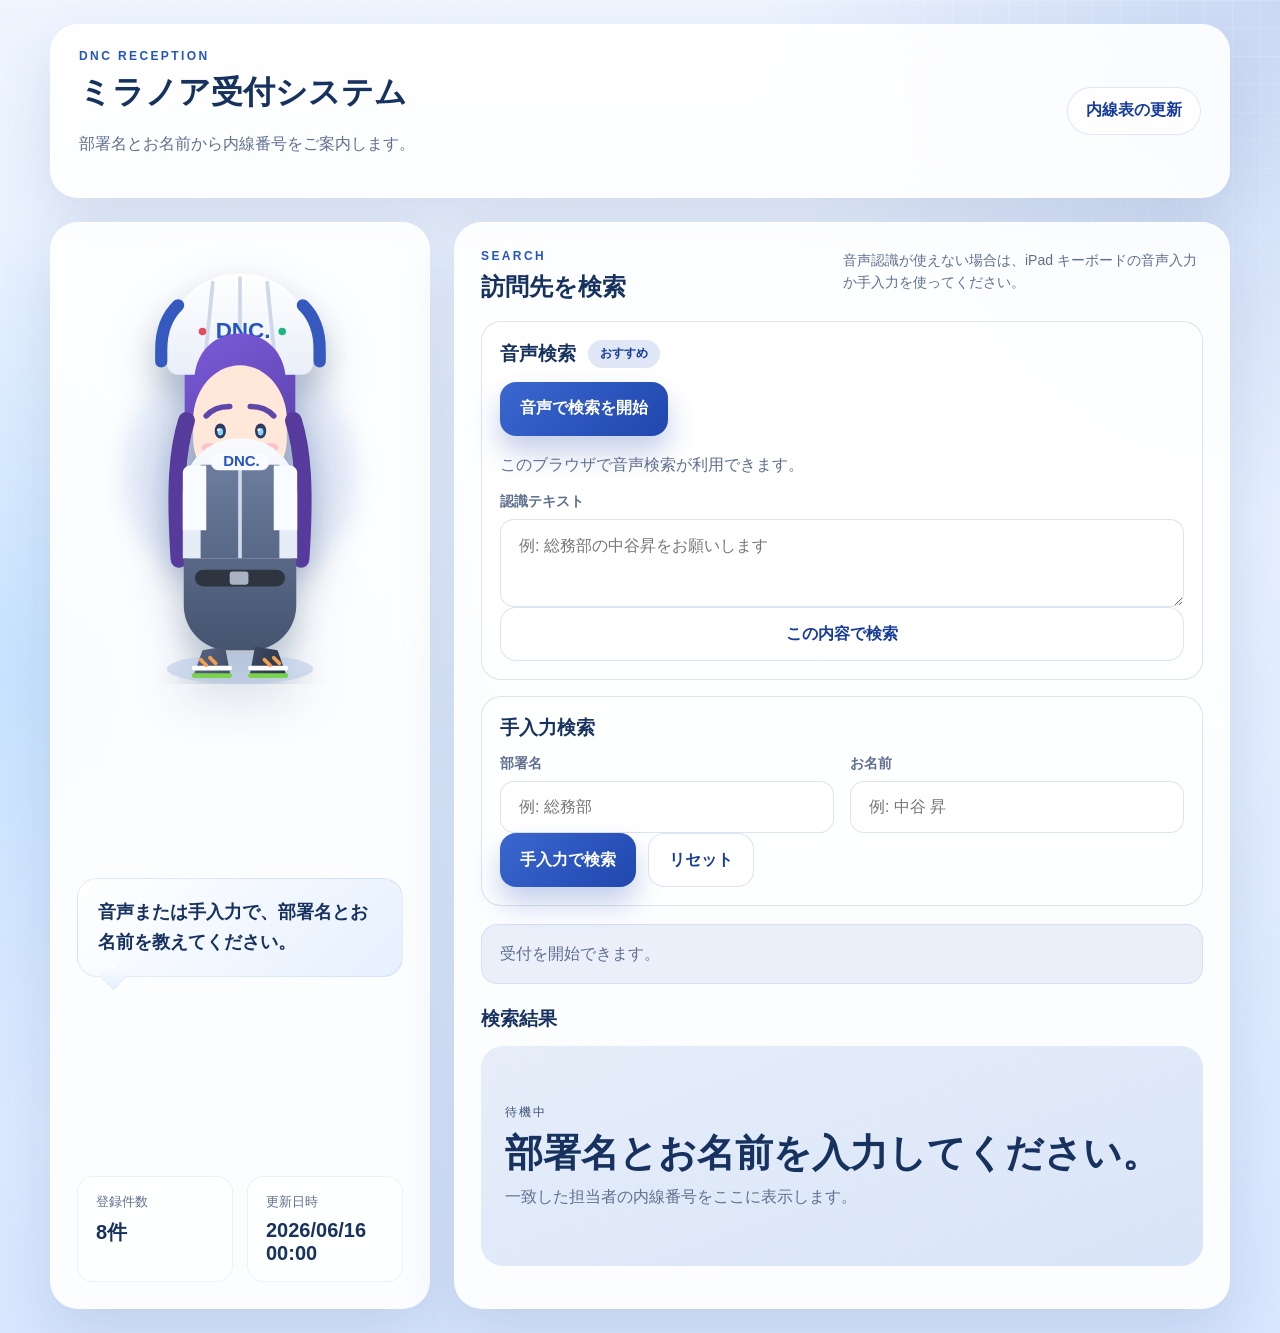
<file: index.html>
<!doctype html>
<html lang="ja">
  <head>
    <meta charset="UTF-8" />
    <meta name="viewport" content="width=device-width, initial-scale=1.0, viewport-fit=cover" />
    <title>ミラノア受付システム</title>
    <meta name="theme-color" content="#edf4ff" />
    <link rel="stylesheet" href="./styles.css" />
  </head>
  <body class="page page-visitor">
    <div class="shell">
      <header class="topbar card">
        <div>
          <p class="eyebrow">DNC Reception</p>
          <h1>ミラノア受付システム</h1>
          <p class="lede">部署名とお名前から内線番号をご案内します。</p>
        </div>
        <a class="ghost-link" href="./admin.html">内線表の更新</a>
      </header>

      <main class="layout">
        <section class="avatar-panel card" aria-label="受付アバター">
          <div class="avatar-stage">
            <div class="avatar-glow"></div>
            <img class="avatar-image" src="./assets/miranoa-avatar.svg" alt="ミラノア受付アバター" />
          </div>
          <div class="speech-bubble">
            <p id="guideMessage">音声または手入力で、部署名とお名前を教えてください。</p>
          </div>
          <dl class="source-meta">
            <div>
              <dt>登録件数</dt>
              <dd id="directoryCount">-</dd>
            </div>
            <div>
              <dt>更新日時</dt>
              <dd id="directoryUpdated">-</dd>
            </div>
          </dl>
        </section>

        <section class="search-panel card" aria-label="検索操作">
          <div class="panel-header">
            <div>
              <p class="eyebrow">Search</p>
              <h2>訪問先を検索</h2>
            </div>
            <p class="panel-note">音声認識が使えない場合は、iPad キーボードの音声入力か手入力を使ってください。</p>
          </div>

          <section class="voice-section section-box" aria-labelledby="voiceTitle">
            <div class="section-title-row">
              <h3 id="voiceTitle">音声検索</h3>
              <span class="pill">おすすめ</span>
            </div>
            <div class="voice-actions">
              <button id="voiceButton" class="primary-button" type="button">音声で検索を開始</button>
              <button id="stopButton" class="secondary-button" type="button" hidden>停止</button>
            </div>
            <p id="voiceSupportNote" class="inline-note">ブラウザの音声認識を確認中です。</p>
            <label class="field-block" for="transcriptInput">
              <span>認識テキスト</span>
              <textarea
                id="transcriptInput"
                rows="3"
                placeholder="例: 総務部の中谷昇をお願いします"
              ></textarea>
            </label>
            <button id="transcriptSearchButton" class="secondary-button full-width" type="button">
              この内容で検索
            </button>
          </section>

          <section class="manual-section section-box" aria-labelledby="manualTitle">
            <div class="section-title-row">
              <h3 id="manualTitle">手入力検索</h3>
            </div>
            <div class="manual-grid">
              <label class="field-block" for="departmentInput">
                <span>部署名</span>
                <input id="departmentInput" type="text" inputmode="search" autocomplete="off" placeholder="例: 総務部" />
              </label>
              <label class="field-block" for="nameInput">
                <span>お名前</span>
                <input id="nameInput" type="text" inputmode="search" autocomplete="off" placeholder="例: 中谷 昇" />
              </label>
            </div>
            <div class="button-row">
              <button id="manualSearchButton" class="primary-button" type="button">手入力で検索</button>
              <button id="resetButton" class="secondary-button" type="button">リセット</button>
            </div>
          </section>

          <p id="statusMessage" class="status-message" aria-live="polite">受付を開始できます。</p>

          <section class="result-panel" aria-labelledby="resultTitle">
            <div class="section-title-row">
              <h3 id="resultTitle">検索結果</h3>
            </div>
            <div id="resultCard" class="result-card empty" aria-live="polite">
              <p class="result-kicker">待機中</p>
              <p class="result-main">部署名とお名前を入力してください。</p>
              <p class="result-sub">一致した担当者の内線番号をここに表示します。</p>
            </div>
            <div id="candidateList" class="candidate-list" hidden></div>
          </section>
        </section>
      </main>
    </div>

    <script src="./data/directory.js"></script>
    <script src="./shared.js"></script>
    <script src="./app.js"></script>
  </body>
</html>
</file>
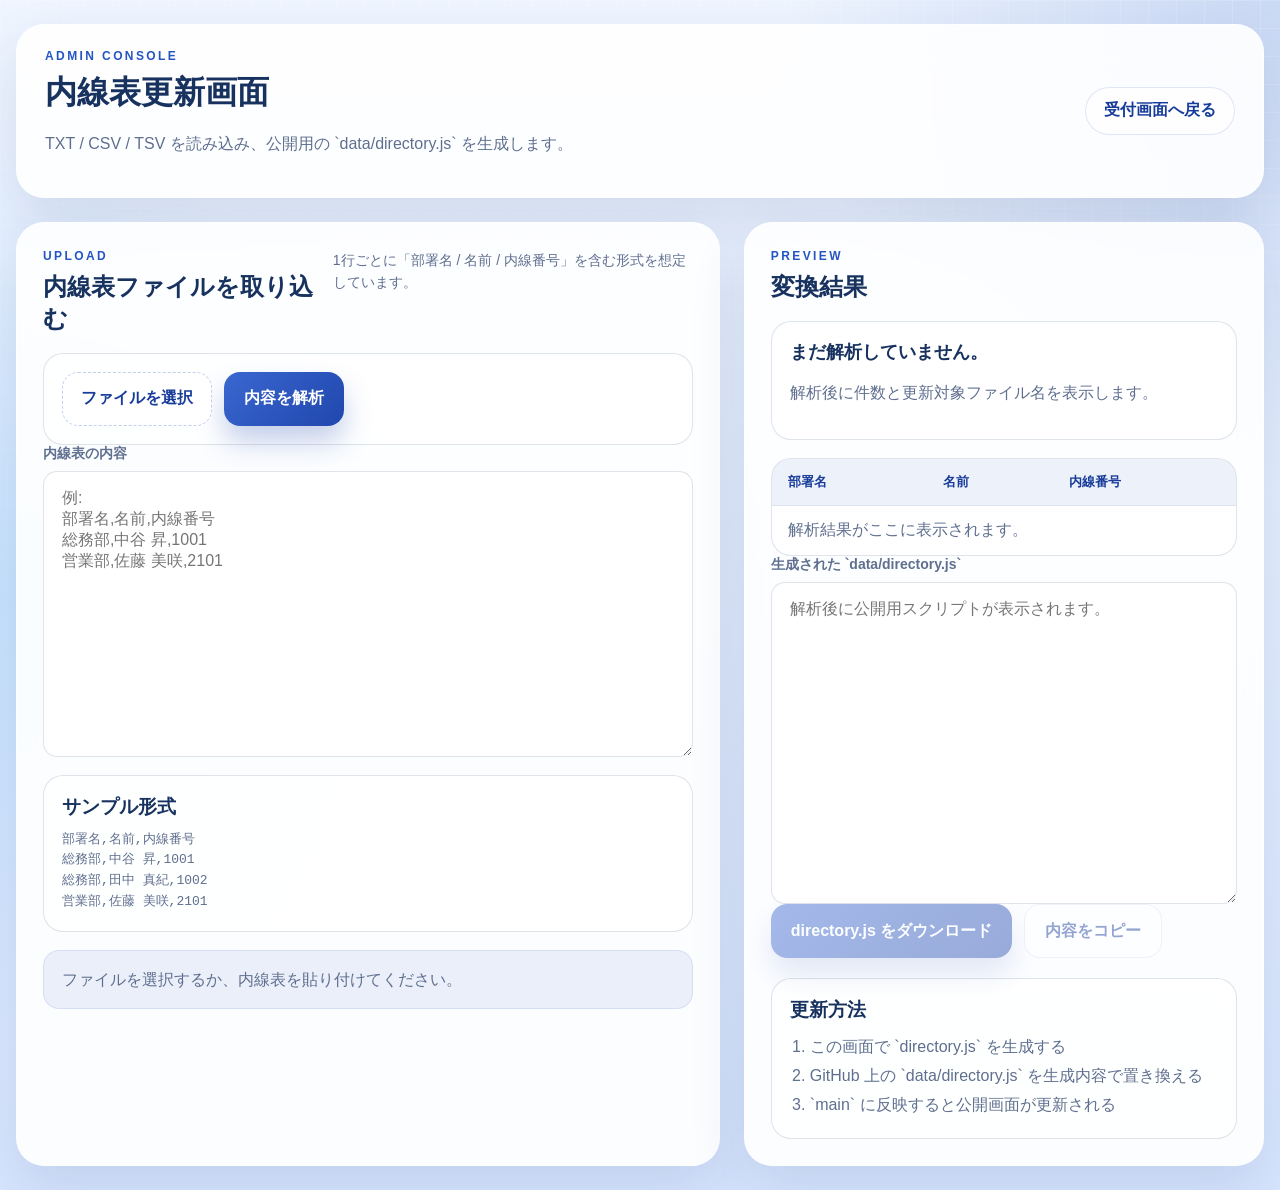
<file: admin.html>
<!doctype html>
<html lang="ja">
  <head>
    <meta charset="UTF-8" />
    <meta name="viewport" content="width=device-width, initial-scale=1.0, viewport-fit=cover" />
    <title>内線表更新 | ミラノア受付システム</title>
    <meta name="theme-color" content="#edf4ff" />
    <link rel="stylesheet" href="./styles.css" />
  </head>
  <body class="page page-admin">
    <div class="shell shell-admin">
      <header class="topbar card">
        <div>
          <p class="eyebrow">Admin Console</p>
          <h1>内線表更新画面</h1>
          <p class="lede">TXT / CSV / TSV を読み込み、公開用の `data/directory.js` を生成します。</p>
        </div>
        <a class="ghost-link" href="./index.html">受付画面へ戻る</a>
      </header>

      <main class="admin-layout">
        <section class="card admin-main">
          <div class="panel-header">
            <div>
              <p class="eyebrow">Upload</p>
              <h2>内線表ファイルを取り込む</h2>
            </div>
            <p class="panel-note">1行ごとに「部署名 / 名前 / 内線番号」を含む形式を想定しています。</p>
          </div>

          <div class="section-box upload-box">
            <label class="file-picker" for="directoryFile">
              <span>ファイルを選択</span>
              <input id="directoryFile" type="file" accept=".txt,.csv,.tsv" />
            </label>
            <button id="parseButton" class="primary-button" type="button">内容を解析</button>
          </div>

          <label class="field-block" for="rawInput">
            <span>内線表の内容</span>
            <textarea id="rawInput" rows="14" placeholder="例:
部署名,名前,内線番号
総務部,中谷 昇,1001
営業部,佐藤 美咲,2101"></textarea>
          </label>

          <div class="sample-box">
            <h3>サンプル形式</h3>
            <pre id="sampleText">部署名,名前,内線番号
総務部,中谷 昇,1001
営業部,佐藤 美咲,2101</pre>
          </div>

          <p id="adminStatus" class="status-message" aria-live="polite">ファイルを選択するか、内線表を貼り付けてください。</p>
        </section>

        <section class="card admin-side">
          <div class="panel-header">
            <div>
              <p class="eyebrow">Preview</p>
              <h2>変換結果</h2>
            </div>
          </div>

          <div class="section-box preview-summary" id="previewSummary">
            <p class="summary-main">まだ解析していません。</p>
            <p class="summary-sub">解析後に件数と更新対象ファイル名を表示します。</p>
          </div>

          <div class="table-wrap">
            <table class="preview-table">
              <thead>
                <tr>
                  <th>部署名</th>
                  <th>名前</th>
                  <th>内線番号</th>
                </tr>
              </thead>
              <tbody id="previewBody">
                <tr>
                  <td colspan="3">解析結果がここに表示されます。</td>
                </tr>
              </tbody>
            </table>
          </div>

          <label class="field-block" for="moduleOutput">
            <span>生成された `data/directory.js`</span>
            <textarea id="moduleOutput" rows="16" readonly placeholder="解析後に公開用スクリプトが表示されます。"></textarea>
          </label>

          <div class="button-row button-row-stretch">
            <button id="downloadButton" class="primary-button" type="button" disabled>directory.js をダウンロード</button>
            <button id="copyButton" class="secondary-button" type="button" disabled>内容をコピー</button>
          </div>

          <div class="sample-box compact-box">
            <h3>更新方法</h3>
            <ol class="steps-list">
              <li>この画面で `directory.js` を生成する</li>
              <li>GitHub 上の `data/directory.js` を生成内容で置き換える</li>
              <li>`main` に反映すると公開画面が更新される</li>
            </ol>
          </div>
        </section>
      </main>
    </div>

    <script src="./data/directory.js"></script>
    <script src="./shared.js"></script>
    <script src="./admin.js"></script>
  </body>
</html>
</file>
<file: styles.css>
:root {
  --bg-top: #eef5ff;
  --bg-bottom: #d8e6ff;
  --surface: rgba(255, 255, 255, 0.9);
  --surface-strong: #ffffff;
  --line: rgba(34, 62, 110, 0.14);
  --line-strong: rgba(34, 62, 110, 0.22);
  --text: #17325f;
  --muted: #5f6f8f;
  --accent: #2455c3;
  --accent-strong: #183c9a;
  --accent-soft: rgba(36, 85, 195, 0.12);
  --success: #0e8f6c;
  --warning: #dc7c14;
  --danger: #b6384a;
  --shadow: 0 24px 56px rgba(27, 52, 96, 0.12);
  --radius-xl: 28px;
  --radius-lg: 20px;
  --radius-md: 14px;
  --radius-sm: 10px;
  --font-ui: "Avenir Next", "Hiragino Sans", "Yu Gothic", "BIZ UDPGothic", sans-serif;
}

* {
  box-sizing: border-box;
}

html {
  min-height: 100%;
}

body {
  margin: 0;
  min-height: 100vh;
  font-family: var(--font-ui);
  color: var(--text);
  background:
    radial-gradient(circle at top right, rgba(36, 85, 195, 0.18), transparent 28%),
    radial-gradient(circle at left center, rgba(0, 153, 255, 0.12), transparent 32%),
    linear-gradient(180deg, var(--bg-top), var(--bg-bottom));
}

body::before {
  content: "";
  position: fixed;
  inset: 0;
  pointer-events: none;
  background-image: linear-gradient(rgba(255, 255, 255, 0.26) 1px, transparent 1px),
    linear-gradient(90deg, rgba(255, 255, 255, 0.26) 1px, transparent 1px);
  background-size: 28px 28px;
  mask-image: linear-gradient(180deg, rgba(0, 0, 0, 0.65), transparent 85%);
}

button,
input,
textarea {
  font: inherit;
}

button {
  border: none;
  cursor: pointer;
}

img {
  max-width: 100%;
  display: block;
}

textarea,
input {
  width: 100%;
  border: 1px solid var(--line);
  border-radius: var(--radius-md);
  background: rgba(255, 255, 255, 0.94);
  padding: 16px 18px;
  color: var(--text);
  transition: border-color 0.2s ease, box-shadow 0.2s ease, transform 0.2s ease;
}

textarea:focus,
input:focus {
  outline: none;
  border-color: rgba(36, 85, 195, 0.5);
  box-shadow: 0 0 0 4px rgba(36, 85, 195, 0.14);
  transform: translateY(-1px);
}

.shell {
  width: min(1180px, calc(100vw - 32px));
  margin: 0 auto;
  padding: max(24px, env(safe-area-inset-top)) 0 max(24px, env(safe-area-inset-bottom));
}

.shell-admin {
  width: min(1380px, calc(100vw - 32px));
}

.card {
  background: var(--surface);
  backdrop-filter: blur(18px);
  border: 1px solid rgba(255, 255, 255, 0.6);
  border-radius: var(--radius-xl);
  box-shadow: var(--shadow);
}

.topbar {
  display: flex;
  align-items: center;
  justify-content: space-between;
  gap: 24px;
  padding: 24px 28px;
}

.topbar h1,
.panel-header h2,
.section-title-row h3 {
  margin: 0;
}

.eyebrow {
  margin: 0 0 8px;
  color: var(--accent);
  font-size: 12px;
  letter-spacing: 0.2em;
  text-transform: uppercase;
  font-weight: 700;
}

.lede,
.panel-note,
.inline-note,
.status-message,
.result-sub,
.summary-sub,
.source-meta dt,
.steps-list,
.preview-table,
.field-block span,
.sample-box pre,
.sample-box p {
  color: var(--muted);
}

.lede,
.panel-note,
.inline-note,
.status-message,
.summary-sub {
  line-height: 1.6;
}

.ghost-link {
  display: inline-flex;
  align-items: center;
  justify-content: center;
  min-height: 48px;
  padding: 0 18px;
  border-radius: 999px;
  background: rgba(255, 255, 255, 0.64);
  color: var(--accent-strong);
  text-decoration: none;
  font-weight: 700;
  border: 1px solid rgba(36, 85, 195, 0.14);
}

.layout {
  display: grid;
  grid-template-columns: minmax(310px, 380px) minmax(0, 1fr);
  gap: 24px;
  margin-top: 24px;
}

.avatar-panel,
.search-panel,
.admin-main,
.admin-side {
  padding: 26px;
}

.avatar-panel {
  display: flex;
  flex-direction: column;
  justify-content: space-between;
  min-height: 740px;
}

.avatar-stage {
  position: relative;
  min-height: 430px;
  display: flex;
  align-items: center;
  justify-content: center;
}

.avatar-glow {
  position: absolute;
  width: 240px;
  height: 240px;
  border-radius: 50%;
  background: radial-gradient(circle, rgba(36, 85, 195, 0.28), rgba(36, 85, 195, 0));
  filter: blur(10px);
}

.avatar-image {
  position: relative;
  width: min(100%, 300px);
  filter: drop-shadow(0 18px 24px rgba(23, 50, 95, 0.16));
  animation: avatar-float 4.4s ease-in-out infinite;
}

@keyframes avatar-float {
  0%,
  100% {
    transform: translateY(0px);
  }
  50% {
    transform: translateY(-8px);
  }
}

.speech-bubble {
  margin-top: 8px;
  padding: 18px 20px;
  border-radius: 20px;
  background: linear-gradient(135deg, rgba(255, 255, 255, 0.96), rgba(226, 238, 255, 0.88));
  border: 1px solid rgba(36, 85, 195, 0.1);
  position: relative;
}

.speech-bubble::after {
  content: "";
  position: absolute;
  left: 26px;
  bottom: -10px;
  width: 18px;
  height: 18px;
  background: linear-gradient(135deg, rgba(255, 255, 255, 0.96), rgba(226, 238, 255, 0.88));
  transform: rotate(45deg);
  border-right: 1px solid rgba(36, 85, 195, 0.1);
  border-bottom: 1px solid rgba(36, 85, 195, 0.1);
}

.speech-bubble p {
  margin: 0;
  font-size: 18px;
  line-height: 1.7;
  font-weight: 700;
}

.source-meta {
  margin: 28px 0 0;
  display: grid;
  grid-template-columns: repeat(2, minmax(0, 1fr));
  gap: 14px;
}

.source-meta div {
  padding: 16px 18px;
  background: rgba(255, 255, 255, 0.72);
  border-radius: 16px;
  border: 1px solid rgba(36, 85, 195, 0.08);
}

.source-meta dt {
  margin: 0 0 8px;
  font-size: 13px;
}

.source-meta dd {
  margin: 0;
  font-size: 20px;
  font-weight: 800;
}

.panel-header {
  display: flex;
  align-items: flex-start;
  justify-content: space-between;
  gap: 18px;
  margin-bottom: 18px;
}

.panel-note {
  max-width: 360px;
  margin: 0;
  font-size: 14px;
}

.section-box {
  padding: 18px;
  border-radius: var(--radius-lg);
  border: 1px solid var(--line);
  background: rgba(255, 255, 255, 0.68);
}

.section-box + .section-box {
  margin-top: 16px;
}

.section-title-row {
  display: flex;
  align-items: center;
  gap: 12px;
  margin-bottom: 14px;
}

.pill {
  display: inline-flex;
  align-items: center;
  height: 28px;
  padding: 0 12px;
  border-radius: 999px;
  background: rgba(36, 85, 195, 0.14);
  color: var(--accent-strong);
  font-size: 12px;
  font-weight: 800;
}

.voice-actions,
.button-row {
  display: flex;
  flex-wrap: wrap;
  gap: 12px;
}

.button-row-stretch {
  align-items: stretch;
}

.primary-button,
.secondary-button {
  min-height: 54px;
  padding: 0 20px;
  border-radius: 16px;
  font-weight: 800;
  transition: transform 0.18s ease, box-shadow 0.18s ease, opacity 0.18s ease;
}

.primary-button:hover,
.secondary-button:hover,
.ghost-link:hover,
.file-picker:hover {
  transform: translateY(-1px);
}

.primary-button:disabled,
.secondary-button:disabled {
  opacity: 0.45;
  cursor: not-allowed;
  transform: none;
}

.primary-button {
  color: #ffffff;
  background: linear-gradient(135deg, #3a67d0, #2047ad);
  box-shadow: 0 16px 28px rgba(32, 71, 173, 0.26);
}

.secondary-button {
  color: var(--accent-strong);
  background: rgba(255, 255, 255, 0.9);
  border: 1px solid rgba(36, 85, 195, 0.16);
}

.full-width {
  width: 100%;
}

.field-block {
  display: grid;
  gap: 8px;
}

.field-block span {
  font-size: 14px;
  font-weight: 700;
}

.manual-grid {
  display: grid;
  grid-template-columns: repeat(2, minmax(0, 1fr));
  gap: 16px;
}

.status-message {
  margin: 18px 0 0;
  padding: 16px 18px;
  border-radius: 16px;
  background: rgba(36, 85, 195, 0.08);
  border: 1px solid rgba(36, 85, 195, 0.1);
}

.status-message.is-success {
  color: var(--success);
  background: rgba(14, 143, 108, 0.1);
  border-color: rgba(14, 143, 108, 0.18);
}

.status-message.is-warning {
  color: var(--warning);
  background: rgba(220, 124, 20, 0.1);
  border-color: rgba(220, 124, 20, 0.2);
}

.status-message.is-danger {
  color: var(--danger);
  background: rgba(182, 56, 74, 0.1);
  border-color: rgba(182, 56, 74, 0.18);
}

.result-panel {
  margin-top: 22px;
}

.result-card {
  padding: 24px;
  border-radius: 22px;
  background: linear-gradient(160deg, rgba(25, 56, 116, 0.96), rgba(55, 95, 191, 0.92));
  color: #ffffff;
  min-height: 220px;
  display: grid;
  align-content: center;
  gap: 10px;
  box-shadow: inset 0 1px 0 rgba(255, 255, 255, 0.18);
}

.result-card.empty {
  background: linear-gradient(160deg, rgba(230, 237, 249, 0.98), rgba(214, 227, 247, 0.94));
  color: var(--text);
  box-shadow: none;
}

.result-kicker {
  margin: 0;
  font-size: 12px;
  letter-spacing: 0.16em;
  text-transform: uppercase;
  opacity: 0.82;
}

.result-main {
  margin: 0;
  font-size: clamp(24px, 3vw, 38px);
  font-weight: 900;
  line-height: 1.2;
}

.result-extension {
  display: inline-flex;
  align-items: baseline;
  gap: 8px;
  margin-top: 6px;
}

.result-extension strong {
  font-size: clamp(42px, 6vw, 72px);
  line-height: 1;
}

.result-extension span {
  font-size: 18px;
  opacity: 0.9;
}

.result-sub {
  margin: 0;
}

.result-card:not(.empty) .result-sub {
  color: rgba(255, 255, 255, 0.9);
}

.candidate-list {
  display: grid;
  gap: 12px;
  margin-top: 16px;
}

.candidate-item {
  width: 100%;
  padding: 16px 18px;
  border-radius: 18px;
  background: rgba(255, 255, 255, 0.84);
  border: 1px solid rgba(36, 85, 195, 0.12);
  text-align: left;
  color: var(--text);
}

.candidate-item strong,
.candidate-item span {
  display: block;
}

.candidate-item strong {
  font-size: 18px;
}

.candidate-item span {
  margin-top: 4px;
  color: var(--muted);
  font-size: 14px;
}

.admin-layout {
  display: grid;
  grid-template-columns: minmax(0, 1.15fr) minmax(360px, 0.85fr);
  gap: 24px;
  margin-top: 24px;
}

.upload-box {
  display: flex;
  flex-wrap: wrap;
  gap: 12px;
  align-items: center;
}

.file-picker {
  position: relative;
  display: inline-flex;
  align-items: center;
  justify-content: center;
  min-height: 54px;
  padding: 0 18px;
  border-radius: 16px;
  background: rgba(255, 255, 255, 0.94);
  border: 1px dashed rgba(36, 85, 195, 0.28);
  color: var(--accent-strong);
  font-weight: 800;
  overflow: hidden;
}

.file-picker input {
  position: absolute;
  inset: 0;
  opacity: 0;
  cursor: pointer;
}

.sample-box,
.preview-summary {
  margin-top: 18px;
  padding: 18px;
  border-radius: var(--radius-lg);
  background: rgba(255, 255, 255, 0.76);
  border: 1px solid var(--line);
}

.compact-box {
  margin-top: 20px;
}

.sample-box h3,
.preview-summary .summary-main {
  margin: 0 0 10px;
}

.sample-box pre {
  margin: 0;
  white-space: pre-wrap;
  word-break: break-word;
  font-family: "SFMono-Regular", Consolas, "Liberation Mono", monospace;
  font-size: 13px;
  line-height: 1.6;
}

.summary-main {
  font-size: 18px;
  font-weight: 800;
}

.table-wrap {
  margin-top: 18px;
  overflow: auto;
  border-radius: var(--radius-lg);
  border: 1px solid var(--line);
  background: rgba(255, 255, 255, 0.76);
}

.preview-table {
  width: 100%;
  border-collapse: collapse;
  min-width: 420px;
}

.preview-table th,
.preview-table td {
  padding: 14px 16px;
  border-bottom: 1px solid rgba(34, 62, 110, 0.08);
  text-align: left;
}

.preview-table th {
  background: rgba(36, 85, 195, 0.08);
  color: var(--accent-strong);
  font-size: 13px;
}

.preview-table tbody tr:last-child td {
  border-bottom: none;
}

.steps-list {
  margin: 0;
  padding-left: 20px;
  line-height: 1.8;
}

@media (max-width: 1080px) {
  .layout,
  .admin-layout {
    grid-template-columns: 1fr;
  }

  .avatar-panel {
    min-height: auto;
  }

  .panel-header {
    flex-direction: column;
  }

  .panel-note {
    max-width: none;
  }
}

@media (max-width: 760px) {
  .shell,
  .shell-admin {
    width: min(100vw - 18px, 100%);
    padding-top: max(12px, env(safe-area-inset-top));
    padding-bottom: max(18px, env(safe-area-inset-bottom));
  }

  .topbar,
  .avatar-panel,
  .search-panel,
  .admin-main,
  .admin-side {
    padding: 18px;
  }

  .topbar {
    flex-direction: column;
    align-items: flex-start;
  }

  .manual-grid,
  .source-meta {
    grid-template-columns: 1fr;
  }

  .voice-actions,
  .button-row {
    flex-direction: column;
  }

  .primary-button,
  .secondary-button,
  .ghost-link,
  .file-picker {
    width: 100%;
  }

  .result-card {
    min-height: 200px;
  }

  .speech-bubble p {
    font-size: 16px;
  }
}
</file>
